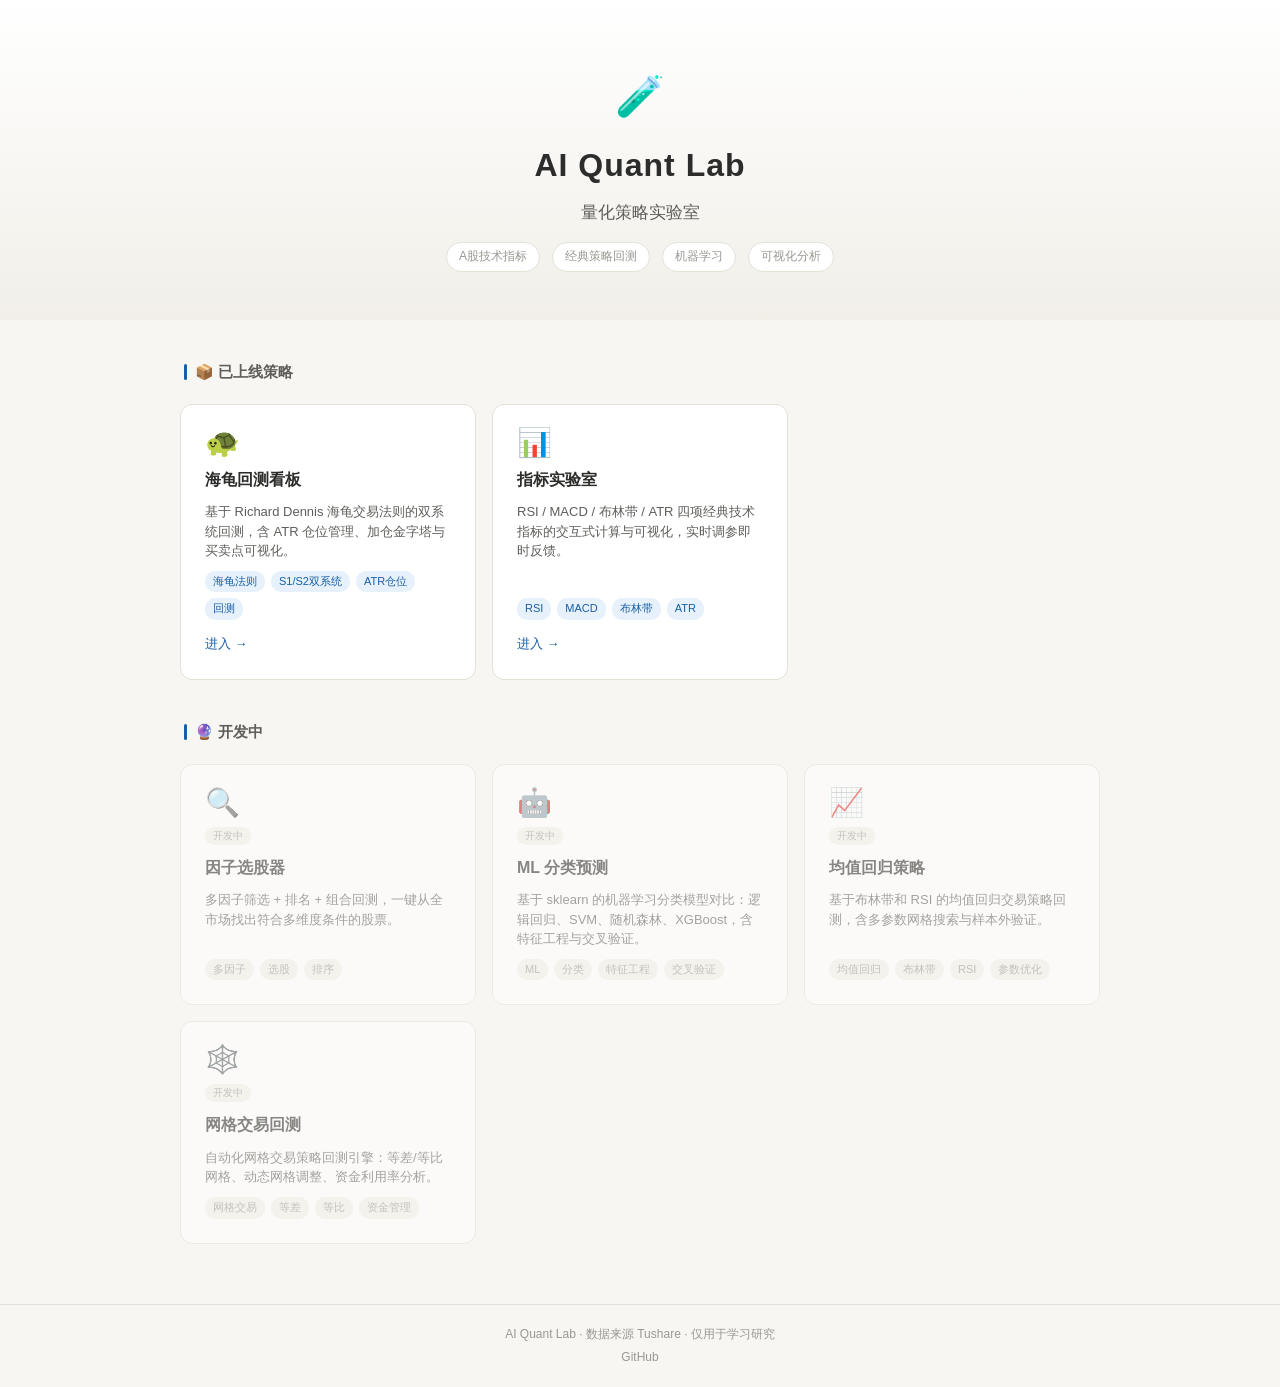
<file: index.html>
<!DOCTYPE html>
<html lang="zh-CN">
<head>
<meta charset="UTF-8">
<meta name="viewport" content="width=device-width, initial-scale=1.0">
<title>AI Quant Lab · 量化策略实验室</title>
<link rel="stylesheet" href="css/home.css">
</head>
<body>

<!-- ═══════════ Hero ═══════════ -->
<header class="hero">
  <div class="hero-icon">🧪</div>
  <h1>AI Quant Lab</h1>
  <p class="subtitle">量化策略实验室</p>
  <div class="tags">
    <span class="tag">A股技术指标</span>
    <span class="tag">经典策略回测</span>
    <span class="tag">机器学习</span>
    <span class="tag">可视化分析</span>
  </div>
</header>

<!-- ═══════════ 策略列表 ═══════════ -->
<main class="strategies">

  <!-- 活跃策略 -->
  <div class="section-title">📦 已上线策略</div>
  <div class="strategy-grid" id="active-grid"></div>

  <!-- 即将推出 -->
  <div class="section-title" style="margin-top:40px">🔮 开发中</div>
  <div class="strategy-grid" id="coming-grid"></div>

</main>

<!-- ═══════════ 页脚 ═══════════ -->
<footer class="footer">
  <p>AI Quant Lab · 数据来源 Tushare · 仅用于学习研究</p>
  <p style="margin-top:4px">
    <a href="https://github.com/caralfm/ai-quant-lab" target="_blank">GitHub</a>
  </p>
</footer>

<script>
// ===== 策略注册表 =====
const strategies = [
  // --- 已上线 ---
  {
    id: 'turtle-backtest',
    name: '海龟回测看板',
    icon: '🐢',
    description: '基于 Richard Dennis 海龟交易法则的双系统回测，含 ATR 仓位管理、加仓金字塔与买卖点可视化。',
    tags: ['海龟法则', 'S1/S2双系统', 'ATR仓位', '回测'],
    url: 'strategies/turtle-backtest/',
    status: 'active',
  },
  {
    id: 'indicator-lab',
    name: '指标实验室',
    icon: '📊',
    description: 'RSI / MACD / 布林带 / ATR 四项经典技术指标的交互式计算与可视化，实时调参即时反馈。',
    tags: ['RSI', 'MACD', '布林带', 'ATR'],
    url: 'strategies/indicator-lab/',
    status: 'active',
  },
  // --- 开发中 ---
  {
    id: 'factor-screener',
    name: '因子选股器',
    icon: '🔍',
    description: '多因子筛选 + 排名 + 组合回测，一键从全市场找出符合多维度条件的股票。',
    tags: ['多因子', '选股', '排序'],
    status: 'coming-soon',
  },
  {
    id: 'ml-classifier',
    name: 'ML 分类预测',
    icon: '🤖',
    description: '基于 sklearn 的机器学习分类模型对比：逻辑回归、SVM、随机森林、XGBoost，含特征工程与交叉验证。',
    tags: ['ML', '分类', '特征工程', '交叉验证'],
    status: 'coming-soon',
  },
  {
    id: 'mean-reversion',
    name: '均值回归策略',
    icon: '📈',
    description: '基于布林带和 RSI 的均值回归交易策略回测，含多参数网格搜索与样本外验证。',
    tags: ['均值回归', '布林带', 'RSI', '参数优化'],
    status: 'coming-soon',
  },
  {
    id: 'grid-trading',
    name: '网格交易回测',
    icon: '🕸️',
    description: '自动化网格交易策略回测引擎：等差/等比网格、动态网格调整、资金利用率分析。',
    tags: ['网格交易', '等差', '等比', '资金管理'],
    status: 'coming-soon',
  },
];

// ===== 渲染卡片 =====
function renderCards(gridId, status) {
  const grid = document.getElementById(gridId);
  const items = strategies.filter(s => s.status === status);

  for (const s of items) {
    const card = document.createElement('div');
    card.className = 'card' + (s.status === 'coming-soon' ? ' coming-soon' : '');

    let badges = '';
    if (s.status === 'coming-soon') {
      badges = '<span class="badge">开发中</span>';
    }

    card.innerHTML = `
      <div class="icon">${s.icon}</div>
      ${badges}
      <div class="name">${s.name}</div>
      <div class="desc">${s.description}</div>
      <div class="card-tags">
        ${s.tags.map(t => `<span class="card-tag">${t}</span>`).join('')}
      </div>
      ${s.url && s.url !== '#' ? `<a href="${s.url}" class="link">进入 →</a>` : ''}
    `;

    grid.appendChild(card);
  }
}

renderCards('active-grid', 'active');
renderCards('coming-grid', 'coming-soon');
</script>

</body>
</html>
</file>
<file: css/home.css>
/* home.css — AI Quant Lab 首页样式 */

:root {
  --bg-page: #F7F6F2;
  --bg-card: #FFFFFF;
  --bg-soft: #F1EFE8;
  --text-primary: #2C2C2A;
  --text-secondary: #5F5E5A;
  --text-tertiary: #999892;
  --border: #E3E1D8;
  --border-strong: #B4B2A9;
  --up: #D85A30;
  --down: #1D9E75;
  --blue: #185FA5;
  --gold: #BA7517;
  --purple: #534AB7;
  --teal: #0F6E56;
  --radius: 8px;
  --radius-lg: 12px;
}

* { box-sizing: border-box; margin: 0; padding: 0; }

body {
  font-family: -apple-system, "PingFang SC", "Microsoft YaHei", sans-serif;
  background: var(--bg-page);
  color: var(--text-primary);
  font-size: 14px;
  line-height: 1.6;
}

/* ====== Hero ====== */
.hero {
  text-align: center;
  padding: 64px 20px 48px;
  background: linear-gradient(180deg, #FFFFFF 0%, #F1EFE8 100%);
}

.hero-icon {
  font-size: 40px;
  margin-bottom: 12px;
}

.hero h1 {
  font-size: 32px;
  font-weight: 700;
  color: var(--text-primary);
  letter-spacing: 1px;
}

.hero .subtitle {
  font-size: 17px;
  color: var(--text-secondary);
  margin-top: 8px;
  font-weight: 400;
}

.hero .tags {
  margin-top: 16px;
  display: flex;
  justify-content: center;
  gap: 12px;
  flex-wrap: wrap;
}

.hero .tag {
  font-size: 12px;
  color: var(--text-tertiary);
  background: var(--bg-card);
  padding: 4px 12px;
  border-radius: 20px;
  border: 0.5px solid var(--border);
}

/* ====== Strategies Grid ====== */
.strategies {
  max-width: 960px;
  margin: 0 auto;
  padding: 40px 20px 60px;
}

.section-title {
  font-size: 15px;
  font-weight: 600;
  color: var(--text-secondary);
  margin-bottom: 20px;
  padding-left: 4px;
  display: flex;
  align-items: center;
  gap: 8px;
}

.section-title::before {
  content: '';
  width: 3px;
  height: 16px;
  background: var(--blue);
  border-radius: 2px;
}

.strategy-grid {
  display: grid;
  grid-template-columns: repeat(auto-fill, minmax(280px, 1fr));
  gap: 16px;
}

/* ====== Strategy Card ====== */
.card {
  background: var(--bg-card);
  border-radius: var(--radius-lg);
  border: 0.5px solid var(--border);
  padding: 24px;
  transition: transform 0.2s ease, box-shadow 0.2s ease;
  cursor: default;
  display: flex;
  flex-direction: column;
  gap: 10px;
}

.card:hover {
  transform: translateY(-2px);
  box-shadow: 0 6px 24px rgba(0,0,0,0.06);
}

.card.coming-soon {
  opacity: 0.55;
  pointer-events: none;
}

.card.coming-soon:hover {
  transform: none;
  box-shadow: none;
}

.card .icon {
  font-size: 28px;
  line-height: 1;
}

.card .name {
  font-size: 16px;
  font-weight: 600;
  color: var(--text-primary);
}

.card .desc {
  font-size: 13px;
  color: var(--text-secondary);
  line-height: 1.5;
  flex: 1;
}

.card .card-tags {
  display: flex;
  gap: 6px;
  flex-wrap: wrap;
}

.card .card-tag {
  font-size: 11px;
  color: var(--blue);
  background: #E6F1FB;
  padding: 2px 8px;
  border-radius: 10px;
}

.card .link {
  font-size: 13px;
  color: var(--blue);
  text-decoration: none;
  font-weight: 500;
  display: inline-flex;
  align-items: center;
  gap: 4px;
  margin-top: 4px;
}

.card .link:hover {
  text-decoration: underline;
}

.card.coming-soon .card-tag {
  background: var(--bg-soft);
  color: var(--text-tertiary);
}

.card .badge {
  font-size: 10px;
  color: var(--text-tertiary);
  background: var(--bg-soft);
  padding: 1px 8px;
  border-radius: 10px;
  align-self: flex-start;
}

/* ====== Footer ====== */
.footer {
  text-align: center;
  padding: 20px;
  color: var(--text-tertiary);
  font-size: 12px;
  border-top: 0.5px solid var(--border);
}

.footer a {
  color: var(--text-tertiary);
  text-decoration: none;
}
.footer a:hover { color: var(--blue); }

/* ====== Responsive ====== */
@media (max-width: 640px) {
  .hero { padding: 48px 16px 32px; }
  .hero h1 { font-size: 24px; }
  .strategy-grid { grid-template-columns: 1fr; }
}
</file>
